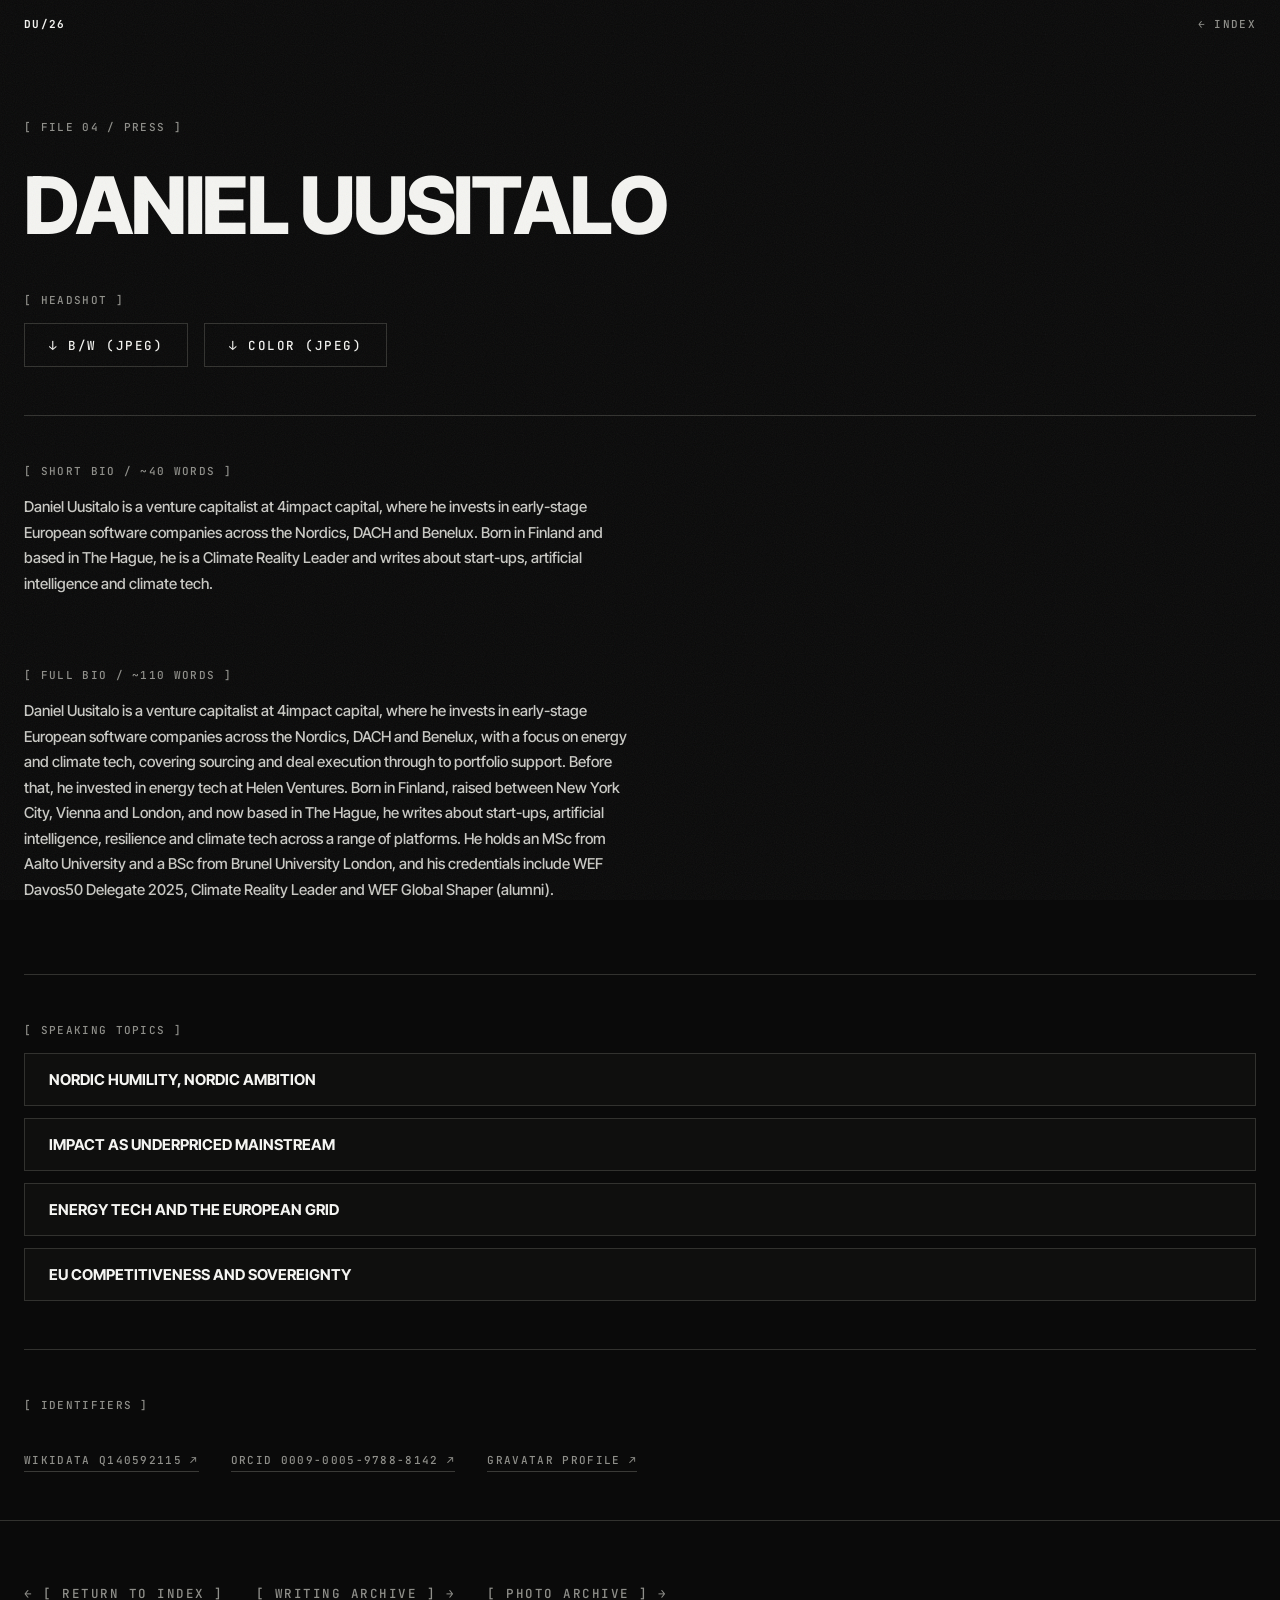
<file: press-kit.html>
<!doctype html>
<html lang="en">
<head>
<meta charset="utf-8">
<meta name="viewport" content="width=device-width, initial-scale=1">
<meta name="theme-color" content="#0a0a0a">
<title>Press kit / Daniel Uusitalo</title>
<meta name="description" content="Daniel Uusitalo is a venture capitalist at 4impact capital. Press kit: short and full bios, headshots and speaking topics.">
<meta name="author" content="Daniel Uusitalo">
<meta name="robots" content="index, follow, max-image-preview:large, max-snippet:-1, max-video-preview:-1">
<link rel="canonical" href="https://danieluusitalo.com/press-kit.html">
<meta property="og:title" content="Press kit / Daniel Uusitalo">
<meta property="og:description" content="Daniel Uusitalo is a venture capitalist at 4impact capital. Press kit: short and full bios, headshots and speaking topics.">
<meta property="og:type" content="website">
<meta property="og:url" content="https://danieluusitalo.com/press-kit.html">
<meta property="og:image" content="https://danieluusitalo.com/og.png">
<meta property="og:image:width" content="1200">
<meta property="og:image:height" content="630">
<meta property="og:image:alt" content="Daniel Uusitalo / European Venture Capitalist">
<meta property="og:site_name" content="Daniel Uusitalo">
<meta property="og:locale" content="en_US">
<meta name="twitter:card" content="summary_large_image">
<meta name="twitter:site" content="@Daniel_Uusitalo">
<meta name="twitter:creator" content="@Daniel_Uusitalo">
<meta name="twitter:title" content="Press kit / Daniel Uusitalo">
<meta name="twitter:description" content="Daniel Uusitalo is a venture capitalist at 4impact capital. Press kit: short and full bios, headshots and speaking topics.">
<meta name="twitter:image" content="https://danieluusitalo.com/og.png">
<meta name="twitter:image:alt" content="Daniel Uusitalo / European Venture Capitalist">
<script type="application/ld+json">
{
  "@context": "https://schema.org",
  "@graph": [
    {
      "@type": "ProfilePage",
      "@id": "https://danieluusitalo.com/press-kit.html#webpage",
      "url": "https://danieluusitalo.com/press-kit.html",
      "name": "Press kit / Daniel Uusitalo",
      "description": "Daniel Uusitalo is a venture capitalist at 4impact capital. Press kit: short and full bios, headshots and speaking topics.",
      "inLanguage": "en",
      "isPartOf": { "@id": "https://danieluusitalo.com/#website" },
      "about": { "@id": "https://danieluusitalo.com/#person" },
      "mainEntity": { "@id": "https://danieluusitalo.com/#person" }
    },
    {
      "@type": "Person",
      "@id": "https://danieluusitalo.com/#person",
      "name": "Daniel Uusitalo",
      "url": "https://danieluusitalo.com/"
    }
  ]
}
</script>
<link rel="preconnect" href="https://fonts.googleapis.com">
<link rel="preconnect" href="https://fonts.gstatic.com" crossorigin>
<!-- Fonts load without blocking first paint: the stylesheet arrives as
     media=print and switches itself on. The noscript copy covers no-JS. -->
<link rel="preload" as="style" href="https://fonts.googleapis.com/css2?family=Inter+Tight:wght@500;600;700;800;900&family=JetBrains+Mono:ital,wght@0,400;0,500;0,700;1,400&display=swap">
<link href="https://fonts.googleapis.com/css2?family=Inter+Tight:wght@500;600;700;800;900&family=JetBrains+Mono:ital,wght@0,400;0,500;0,700;1,400&display=swap" rel="stylesheet" media="print" onload="this.media='all'">
<noscript><link href="https://fonts.googleapis.com/css2?family=Inter+Tight:wght@500;600;700;800;900&family=JetBrains+Mono:ital,wght@0,400;0,500;0,700;1,400&display=swap" rel="stylesheet"></noscript>
<link rel="icon" href="data:image/svg+xml,%3Csvg xmlns='http://www.w3.org/2000/svg' viewBox='0 0 64 64'%3E%3Crect width='64' height='64' fill='%230a0a0a'/%3E%3Cpath fill='%23f4f4f1' d='M10 10h14v3H13v11h-3zM40 10h14v14h-3V13H40zM10 40h3v11h11v3H10zM51 40h3v14H40v-3h11z'/%3E%3Ccircle cx='32' cy='32' r='5' fill='%23f4f4f1'/%3E%3C/svg%3E">
<!-- GEN:BASECSS -->
<style>
/* ═══ BASE · tokens + shared base ════════════════════════════════════
   Source of truth for the design system. tools/build-css.mjs copies it
   into every page between the GEN:BASECSS markers: index.html gets the
   whole file, the other four pages get everything above the END TOKENS
   line (the tokens, the wire row, and the shared base: reset, page
   chrome, layout and the photo treatment). Edit
   here, then run: node tools/build-css.mjs
   Strictly black, white and grey. No hue, anywhere. */

/* ═══ TOKENS ════════════════════════════════════════════════════════ */
:root{
  /* colour. --text is body copy; --dim is captions and labels only */
  --bg:#0a0a0a;
  --fg:#f4f4f1;
  --text:#c9c9c4;
  --dim:#8f8f8a;
  --faint:#3a3a37;
  --line:#32322f;
  --line-strong:#4a4a46;
  --card:#0f0f0e;
  /* heatmap steps, low to high. A cell with no level stays transparent */
  --heat-0:#1a1a19;
  --heat-1:var(--faint);
  --heat-2:#60605a;
  --heat-3:#9a9a94;
  --heat-4:var(--fg);
  /* overlays: [G] grid, lightbox scrim, field canvas dots */
  --grid-line:rgba(255,255,255,.07);
  --scrim:rgba(10,10,10,.97);
  --dot:#f4f4f1;
  --dot-still:rgba(244,244,241,.07);
  /* the shutter flash and the photo reticle are white in both modes */
  --flash:#fff;
  /* photo placeholders and vignette: photos stay positive in both modes */
  --ph-glow:rgba(255,255,255,.16);
  --ph-a:#101010;
  --ph-b:#0c0c0c;
  --ph-frame:#0e0e0d;
  --vignette:rgba(0,0,0,.55);
  --halftone:rgba(0,0,0,.4);

  /* type. 11px is a hard floor: nothing renders smaller, media queries
     and print included. cap/meta are px (mono labels); the rest are rem
     so the print sheet's smaller root still scales them */
  --mono:'JetBrains Mono',ui-monospace,monospace;
  --disp:'Inter Tight','Helvetica Neue',sans-serif;
  --t-cap:11px;
  --t-meta:12.5px;
  --t-small:.9375rem;    /* 15px */
  --t-body:1.0625rem;    /* 17px */
  --t-lead:1.3125rem;    /* 21px */
  --t-title:1.6rem;      /* project card titles */
  --t-h3:clamp(1.5rem,3vw,2.3rem);
  --t-big:clamp(1.9rem,4.6vw,3.9rem);
  --t-hero:clamp(2.3rem,6.2vw,5.2rem);
  --tr-display:-.03em;
  --tr-body:0;
  --tr-cap:.12em;
  --lh-display:1;
  --lh-title:1.35;
  --lh-body:1.7;
  --lh-list:2.15;

  /* space */
  --s1:4px;
  --s2:8px;
  --s3:12px;
  --s4:16px;
  --s5:24px;
  --s6:32px;
  --s7:48px;
  --s8:72px;
  /* minimum touch target: every control reaches it on coarse pointers and
     phone widths, by growing or by an invisible hit area */
  --tap:44px;

  /* layout: the content column every band shares (hero, tab bar, panels,
     footer), and the two fixed bars stacked at the top of the viewport.
     The tab bar's height includes its bottom rule */
  --wrap:1280px;
  --topbar-h:48px;
  --tabbar-h:49px;

  /* viewfinder brackets: arm length and weight */
  --vf-arm:16px;
  --vf-arm-lg:24px;
  --vf-weight:2px;

  /* stacking, low to high */
  --z-field:0;
  --z-content:1;
  --z-tabbar:50;
  --z-topbar:100;
  --z-tip:200;
  --z-grid:8999;
  --z-grain:9000;
  --z-exp:9200;
  --z-shutter:9300;
  --z-snap:9400;
  --z-lb:9500;
  --z-cursor:9600;
  --z-top:9999;

  /* motion */
  --dur-fast:.15s;
  --dur-quick:.2s;
  --dur-base:.25s;
  --dur-mid:.35s;
  --dur-slow:.4s;
  --dur-flash:.5s;
  --dur-develop:.7s;
  --ease-shutter:cubic-bezier(.65,0,.35,1);
  --ease-develop:cubic-bezier(.2,.7,.3,1);

  /* breakpoints, written as literals in @media because custom properties
     cannot be used there: 560 (phone), 860 (tablet), 1100 (small
     desktop: the topbar telemetry hides below it). The constellation
     crop is 860, and the script tests the same width. */
}
/* negative-film mode: toggle with [D]. Every value mirrors its dark
   counterpart at the same contrast against the background. */
body.negative{
  --bg:#f2f2ef;
  --fg:#0d0d0c;
  --text:#2f2f2b;
  --dim:#5b5b57;
  --faint:#babab5;
  --line:#c5c5c0;
  --line-strong:#a4a49f;
  --card:#eaeae6;
  --heat-0:#e4e4e0;
  --heat-1:var(--faint);
  --heat-2:#898985;
  --heat-3:#52524e;
  --heat-4:var(--fg);
  --grid-line:rgba(0,0,0,.07);
  --scrim:rgba(242,242,239,.97);
  --dot:#0d0d0c;
  --dot-still:rgba(13,13,12,.07);
}

/* ═══ WIRE ROW · the writing list on index.html and writing.html ═════
   One row shape for both pages: date, source, title, then an end cell
   holding the type tag (index only) and the arrow. It sits above the
   cut so writing.html receives it; the other pages never use it. On
   the 12-column grid the date takes columns 1-2 and the end cell 11-12,
   the origins of the WORK record's year and state. */
.wire{border-top:1px solid var(--line)}
.wrow{
  display:grid;grid-template-columns:repeat(12,minmax(0,1fr));column-gap:var(--s5);row-gap:var(--s1);
  padding:var(--s5) 0;border-bottom:1px solid var(--line);align-items:baseline;
  transition:background var(--dur-fast),color var(--dur-fast),box-shadow var(--dur-fast);
}
.wdate{grid-column:1/span 2}
.wsrc{grid-column:3/span 2}
.wtitle{grid-column:5/span 6}
.wend{grid-column:11/-1;display:flex;justify-content:flex-end;align-items:baseline;gap:var(--s3)}
/* rows develop in one by one where a script marks them; without one
   (writing.html, or JS off) they are simply there */
html.js .wrow:not(.on){opacity:0;transform:translateY(10px)}
.wrow.on{opacity:1;transform:none;transition:opacity var(--dur-slow) ease,transform var(--dur-slow) ease,background var(--dur-fast),color var(--dur-fast),box-shadow var(--dur-fast)}
/* the inverted bar bleeds sideways with a shadow, not padding, so the
   text keeps its column origin */
.wrow:hover{background:var(--fg);color:var(--bg);box-shadow:calc(-1*var(--s3)) 0 0 var(--fg),var(--s3) 0 0 var(--fg)}
.wdate,.wsrc,.wnote,.wtitle .new,.wtype,.wrow.off .warr{
  font-family:var(--mono);font-size:var(--t-cap);letter-spacing:var(--tr-cap);text-transform:uppercase;color:var(--dim);
}
.wtitle{font-weight:600;font-size:var(--t-body);line-height:var(--lh-title);letter-spacing:var(--tr-body)}
.wnote{display:block;font-weight:400;margin-top:var(--s2)}
.wtitle .new{margin-left:var(--s3);vertical-align:2px}
/* a boxed tag, drawn here rather than by the shared tag rule, which only
   index.html receives */
.wtype{border:1px solid var(--line);padding:var(--s1) var(--s2)}
.warr{font-family:var(--mono);color:var(--dim)}
.wrow:hover .wdate,.wrow:hover .wsrc,.wrow:hover .wnote,.wrow:hover .new,.wrow:hover .wtype,.wrow:hover .warr{color:var(--bg)}
.wrow:hover .wtype{border-color:var(--bg)}
.wrow.off{cursor:default}
.wrow.off:hover{background:none;color:inherit;box-shadow:none}
.wrow.off:hover .wdate,.wrow.off:hover .wsrc,.wrow.off:hover .wnote,.wrow.off:hover .wtype,.wrow.off:hover .warr{color:var(--dim)}
.wrow.off:hover .wtype{border-color:var(--line)}
/* tablet: the WORK record's three columns, source over title */
@media(max-width:860px){
  .wrow{grid-template-columns:minmax(min-content,1fr) minmax(0,3fr) minmax(min-content,1fr);column-gap:var(--s3)}
  .wdate{grid-column:1;grid-row:1/span 2}
  .wsrc{grid-column:2;grid-row:1}
  .wtitle{grid-column:2;grid-row:2}
  .wend{grid-column:3;grid-row:1}
  .wtype{display:none}
}
/* phone: date, source and arrow on one line, the title under them */
@media(max-width:560px){
  .wrow{grid-template-columns:auto minmax(0,1fr) auto}
  .wdate{grid-row:1}
  .wtitle{grid-column:1/-1}
}
/* ═══ SHARED BASE · every page ═══════════════════════════════════════
   Reset, page chrome, the 12-column layout and the photo treatment.
   Above the cut, so the four companion pages share them with
   index.html. Nothing here starts hidden: the companions never set
   html.js, so a gated start state would never be released there. */
*{margin:0;padding:0;box-sizing:border-box}
/* the bar at the top stands in front of anything an anchor jumps to;
   index.html adds its tab bar to this */
html{scrollbar-color:var(--faint) var(--bg);scroll-padding-top:var(--topbar-h)}
@media(prefers-reduced-motion:no-preference){html{scroll-behavior:smooth}}
body{
  background:var(--bg);color:var(--fg);
  font-family:var(--disp);font-weight:500;
  -webkit-font-smoothing:antialiased;
  /* clip, not hidden: hidden makes body a scroll container the moment the
     lightbox sets overflow on html, and the sticky tab bar would let go */
  overflow-x:clip;transition:background var(--dur-mid) ease;
}
::selection{background:var(--fg);color:var(--bg)}
a{color:inherit;text-decoration:none}
:focus-visible{outline:2px solid var(--fg);outline-offset:3px}

/* film grain: a static texture, never animated */
.grain{
  position:fixed;inset:0;
  pointer-events:none;z-index:var(--z-grain);opacity:.055;
  background-image:url("data:image/svg+xml,%3Csvg xmlns='http://www.w3.org/2000/svg' width='300' height='300'%3E%3Cfilter id='n'%3E%3CfeTurbulence type='fractalNoise' baseFrequency='0.9' numOctaves='2'/%3E%3C/filter%3E%3Crect width='300' height='300' filter='url(%23n)'/%3E%3C/svg%3E");
}

/* skip link: visible only on focus */
.skip-link{
  position:fixed;top:-100%;left:var(--s5);z-index:var(--z-top);
  font-family:var(--mono);font-size:var(--t-meta);letter-spacing:var(--tr-cap);text-transform:uppercase;
  color:var(--bg);background:var(--fg);padding:var(--s3) var(--s5);text-decoration:none;
  transition:top var(--dur-fast) ease;
}
.skip-link:focus{top:14px}

/* topbar: the brand mark on the left; telemetry on index.html, the way
   back to it everywhere else. Solid, so nothing shows through */
.topbar{
  position:sticky;top:0;z-index:var(--z-topbar);
  height:var(--topbar-h);
  display:flex;justify-content:space-between;align-items:center;
  padding:0 var(--s5);
  font-family:var(--mono);font-size:var(--t-cap);letter-spacing:var(--tr-cap);color:var(--dim);
  background:var(--bg);
  text-transform:uppercase;font-variant-numeric:tabular-nums;
}
.topbar .brand{color:var(--fg);font-weight:700}
.topbar a{transition:color var(--dur-fast)}
.topbar a:hover{color:var(--fg)}

/* the content column and the 12-column grid every band shares. .cols is
   the companion pages' main: the same grid, with the hero's spacing */
.hero,main{max-width:var(--wrap);margin:0 auto;padding-left:var(--s5);padding-right:var(--s5)}
.hero,.bio-grid,.cols{display:grid;grid-template-columns:repeat(12,minmax(0,1fr));column-gap:var(--s5)}
.hero,.cols{padding-top:var(--s8);padding-bottom:var(--s7)}
.hero>*,.cols>*{grid-column:1/-1;min-width:0}

/* the page title: the hero name's treatment, on every page */
.hero h1,.page-title{
  font-size:var(--t-hero);font-weight:800;line-height:var(--lh-display);
  letter-spacing:var(--tr-display);text-transform:uppercase;
}
/* the lede under it: half the grid, wider as the screen narrows */
.hero .lede,.cols>.lede{
  display:block;grid-column:1/span 6;margin-top:var(--s5);
  font-size:var(--t-body);line-height:var(--lh-body);color:var(--text);
}
@media(max-width:860px){.hero .lede,.cols>.lede{grid-column:1/span 9}}
@media(max-width:560px){.hero .lede,.cols>.lede{grid-column:1/-1}}

/* section label, bracketed: [ FILE 01 / BIO ] */
.plabel{font-family:var(--mono);font-size:var(--t-cap);color:var(--dim);letter-spacing:var(--tr-cap);text-transform:uppercase;margin-bottom:var(--s6)}
.plabel::before{content:"[ ";color:var(--dim)}
.plabel::after{content:" ]";color:var(--dim)}

/* footer */
footer{border-top:1px solid var(--line)}
.f-inner{max-width:var(--wrap);margin:0 auto;padding:64px var(--s5) var(--s6)}
.f-links{display:flex;gap:var(--s6);font-family:var(--mono);font-size:var(--t-meta);letter-spacing:var(--tr-cap);text-transform:uppercase;color:var(--dim);margin-bottom:56px;flex-wrap:wrap}
.f-links:last-child{margin-bottom:0}
.f-links a:hover{color:var(--fg)}

/* photographs: forced black and white, a vignette and a halftone screen
   that clears on hover, and viewfinder corner brackets. .photo is the
   index.html card; .grid figure is the archive frame in gallery.html,
   whose markup is generated and carries no class of its own */
.photo img,.grid figure img{filter:grayscale(1) contrast(1.2) brightness(1.05)}
/* viewfinder corner brackets: the intro and every photo */
#flash .vf::before,.photo::before,.grid figure::before{
  content:"";position:absolute;inset:10px;pointer-events:none;z-index:2;opacity:.75;
  background:
    linear-gradient(var(--fg),var(--fg)) left 0 top 0/var(--vf-arm) var(--vf-weight),
    linear-gradient(var(--fg),var(--fg)) left 0 top 0/var(--vf-weight) var(--vf-arm),
    linear-gradient(var(--fg),var(--fg)) right 0 top 0/var(--vf-arm) var(--vf-weight),
    linear-gradient(var(--fg),var(--fg)) right 0 top 0/var(--vf-weight) var(--vf-arm),
    linear-gradient(var(--fg),var(--fg)) left 0 bottom 0/var(--vf-arm) var(--vf-weight),
    linear-gradient(var(--fg),var(--fg)) left 0 bottom 0/var(--vf-weight) var(--vf-arm),
    linear-gradient(var(--fg),var(--fg)) right 0 bottom 0/var(--vf-arm) var(--vf-weight),
    linear-gradient(var(--fg),var(--fg)) right 0 bottom 0/var(--vf-weight) var(--vf-arm);
  background-repeat:no-repeat;
}
.photo::after,.grid figure::after{
  content:"";position:absolute;inset:0;pointer-events:none;transition:opacity var(--dur-mid);
  background:
    radial-gradient(circle at 50% 38%,transparent 45%,var(--vignette)),
    radial-gradient(var(--halftone) 1px,transparent 1.4px);
  background-size:auto,5px 5px;
}
.photo:hover::after,.grid figure:hover::after{opacity:.3}
@media(hover:none){.photo::after,.grid figure::after{opacity:.35}}
/* the archive frame holds a caption under its 3:2 image, so both layers
   cover the image only. The transparent border sets the brackets 10px in,
   as on .photo */
.grid figure{position:relative}
.grid figure::before,.grid figure::after{inset:0 0 auto;aspect-ratio:3/2;box-sizing:border-box}
.grid figure::before{border:10px solid transparent}

/* Reduced motion: transitions and one-shot animations still finish, at
   once. index.html stops its looping animations outright as well */
@media(prefers-reduced-motion:reduce){
  *,*::before,*::after{animation-duration:.01ms!important;transition-duration:.01ms!important}
}
/* tap targets: an invisible hit area centred on the link, so a small
   label still takes a full-size press and nothing around it moves */
@media screen{
  .topbar a,.f-links a{position:relative}
  .topbar a::after,.f-links a::after{
    content:"";position:absolute;left:50%;top:50%;
    width:max(100%,var(--tap));height:max(100%,var(--tap));transform:translate(-50%,-50%);
  }
}
@media print{
  /* paper is white: the dark screen tokens would print light text on a
     black page */
  :root,body.negative{--bg:#fff;--fg:#000;--text:#222;--dim:#555;--faint:#999;--line:#ccc;--line-strong:#999;--card:#f5f5f5}
  html,body{background:#fff!important;color:#000!important}
  .grain,.topbar,.skip-link,.photo::before,.photo::after,.grid figure::before,.grid figure::after{display:none!important}
  .photo img,.grid figure img{filter:none!important}
}
/* ═══ END TOKENS ════════════════════════════════════════════════════ */
</style>
<!-- /GEN:BASECSS -->
<style>
/* Tokens, reset, grain, topbar, page title, label and footer all arrive
   in the GEN:BASECSS block above, from tools/base.css. This sheet holds
   only what is particular to the press kit. */
.cols>.page-title{margin-bottom:var(--s7)}
.section{margin-bottom:var(--s7)}
.section:last-child{margin-bottom:0}
.section .plabel{margin-bottom:var(--s4)}

/* the bios hold the lede's measure: six of the twelve columns, nine on a
   tablet, all of them on a phone. With twelve columns and eleven gaps,
   six columns and their five gaps are half the row less half a gap */
.bio{
  font-size:var(--t-small);line-height:var(--lh-body);color:var(--text);
  max-width:calc(50% - var(--s5) / 2);
  user-select:all;margin-bottom:var(--s5);
}
@media(max-width:860px){.bio{max-width:calc(75% - var(--s5) / 4)}}
@media(max-width:560px){.bio{max-width:none}}
.bio b{color:var(--fg);font-weight:700}

.rule{border-top:1px solid var(--line);margin-bottom:var(--s7)}

/* headshot downloads: full-size targets at every width */
.headshot-link{
  display:inline-flex;align-items:center;min-height:var(--tap);
  font-family:var(--mono);font-size:var(--t-meta);
  letter-spacing:var(--tr-cap);text-transform:uppercase;color:var(--fg);
  padding:var(--s3) var(--s5);border:1px solid var(--line);
  transition:background var(--dur-quick),color var(--dur-quick);
}
.headshot-link+.headshot-link{margin-left:var(--s3)}
.headshot-link:hover{background:var(--fg);color:var(--bg)}

/* topics */
.topics{display:flex;flex-direction:column;gap:var(--s3)}
.topic{
  padding:var(--s4) var(--s5);border:1px solid var(--line);background:var(--card);
  font-weight:700;font-size:var(--t-small);text-transform:uppercase;letter-spacing:var(--tr-body);
}

/* identifier links: each grows upward to a full target, so the text and
   its rule stay together and wrapped rows sit a full target apart */
.idlinks{display:flex;flex-wrap:wrap;gap:var(--s4) var(--s6)}
.idlinks a{
  display:inline-flex;align-items:flex-end;min-height:var(--tap);
  font-family:var(--mono);font-size:var(--t-cap);
  letter-spacing:var(--tr-cap);text-transform:uppercase;color:var(--dim);
  border-bottom:1px solid var(--faint);padding-bottom:var(--s1);
  transition:color var(--dur-quick),border-color var(--dur-quick);
}
.idlinks a:hover{color:var(--fg);border-color:var(--fg)}
</style>
</head>
<body>
<a class="skip-link" href="#main">[ SKIP TO CONTENT ]</a>
<div class="grain"></div>
<header class="topbar"><span class="brand">DU/26</span><a href="./">&larr; INDEX</a></header>

<main id="main" tabindex="-1" class="cols">
  <div class="plabel">FILE 04 / PRESS</div>
  <h1 class="page-title">Daniel Uusitalo</h1>

  <div class="section">
    <div class="plabel">HEADSHOT</div>
    <a class="headshot-link" href="photos/portrait-bw.jpg" download="daniel-uusitalo-headshot-bw.jpg">&#8595; B/W (JPEG)</a>
    <a class="headshot-link" href="photos/portrait.jpg" download="daniel-uusitalo-headshot-color.jpg">&#8595; Color (JPEG)</a>
  </div>

  <div class="rule"></div>

  <div class="section">
    <div class="plabel">SHORT BIO / ~40 WORDS</div>
    <p class="bio">Daniel Uusitalo is a venture capitalist at 4impact capital, where he invests in early-stage European software companies across the Nordics, DACH and Benelux. Born in Finland and based in The Hague, he is a Climate Reality Leader and writes about start-ups, artificial intelligence and climate tech.</p>
  </div>

  <div class="section">
    <div class="plabel">FULL BIO / ~110 WORDS</div>
    <p class="bio">Daniel Uusitalo is a venture capitalist at 4impact capital, where he invests in early-stage European software companies across the Nordics, DACH and Benelux, with a focus on energy and climate tech, covering sourcing and deal execution through to portfolio support. Before that, he invested in energy tech at Helen Ventures. Born in Finland, raised between New York City, Vienna and London, and now based in The Hague, he writes about start-ups, artificial intelligence, resilience and climate tech across a range of platforms. He holds an MSc from Aalto University and a BSc from Brunel University London, and his credentials include WEF Davos50 Delegate 2025, Climate Reality Leader and WEF Global Shaper (alumni).</p>
  </div>

  <div class="rule"></div>

  <div class="section">
    <div class="plabel">SPEAKING TOPICS</div>
    <div class="topics">
      <div class="topic">Nordic Humility, Nordic Ambition</div>
      <div class="topic">Impact as Underpriced Mainstream</div>
      <div class="topic">Energy Tech and the European Grid</div>
      <div class="topic">EU Competitiveness and Sovereignty</div>
    </div>
  </div>

  <div class="rule"></div>

  <div class="section">
    <div class="plabel">IDENTIFIERS</div>
    <div class="idlinks">
      <a class="back" href="https://www.wikidata.org/wiki/Q140592115" target="_blank" rel="noopener">Wikidata Q140592115 &nearr;</a>
      <a class="back" href="https://orcid.org/0009-0005-9788-8142" target="_blank" rel="noopener">ORCID 0009-0005-9788-8142 &nearr;</a>
      <a class="back" href="https://danieljpuusitalo.link" target="_blank" rel="noopener">Gravatar Profile &nearr;</a>
    </div>
  </div>
</main>

<footer><div class="f-inner"><div class="f-links">
  <a href="./">&larr; [ RETURN TO INDEX ]</a>
  <a href="writing.html">[ WRITING ARCHIVE ] &rarr;</a>
  <a href="gallery.html">[ PHOTO ARCHIVE ] &rarr;</a>
</div></div></footer>
<script data-goatcounter="https://danieluusitalo.goatcounter.com/count" async src="//gc.zgo.at/count.js"></script>
</body>
</html>
</file>
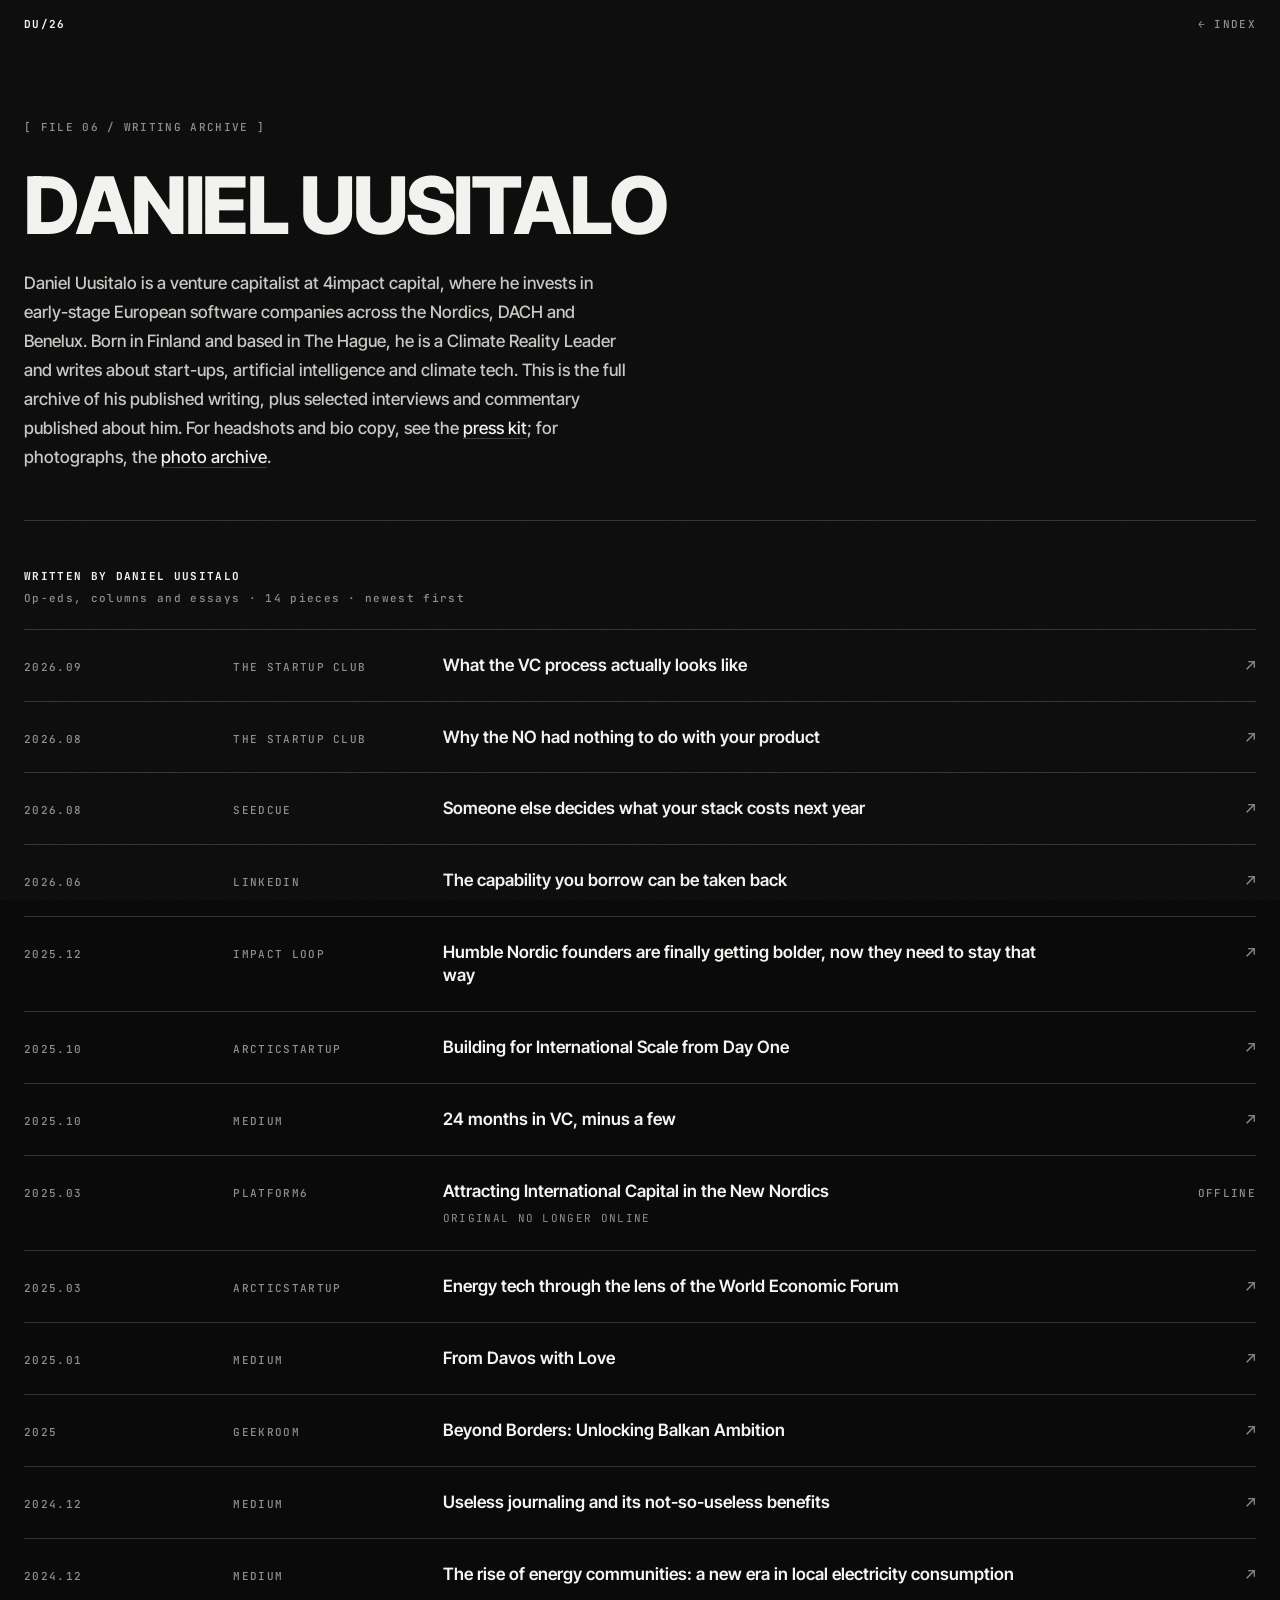
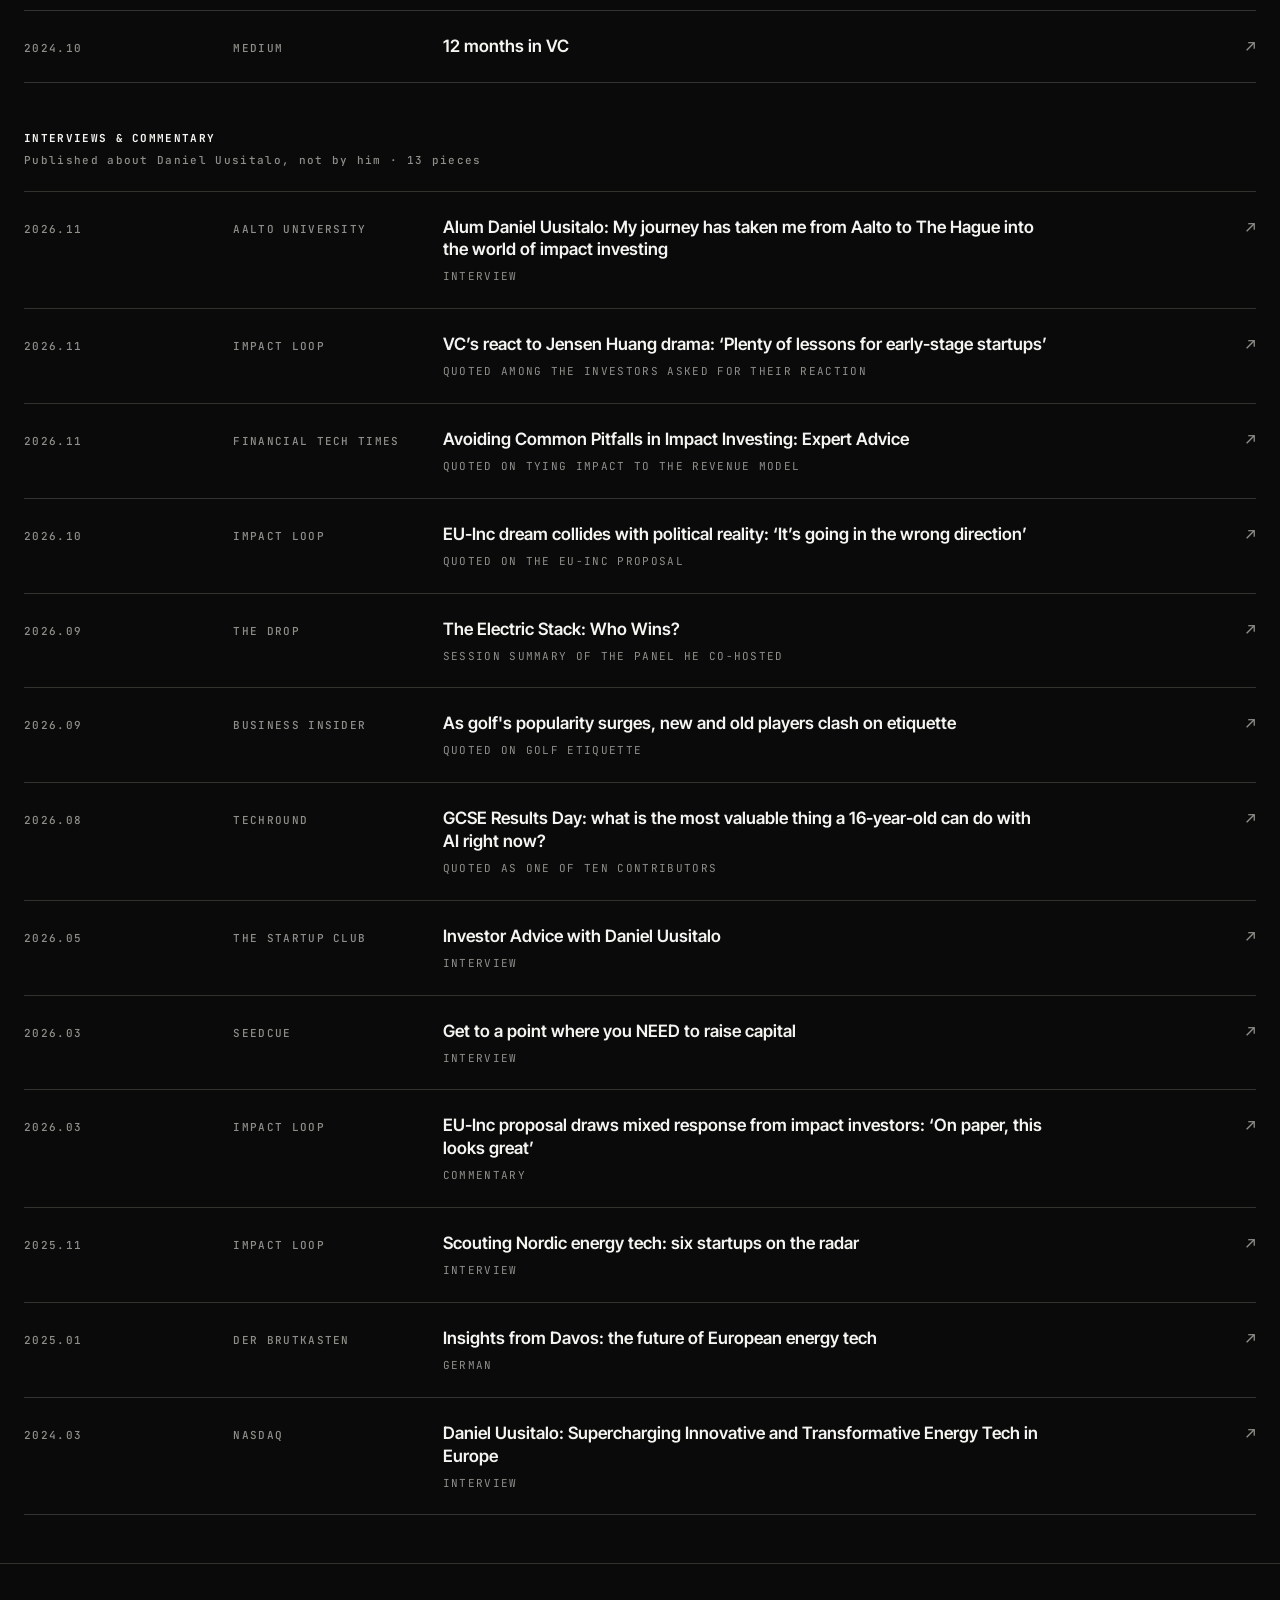
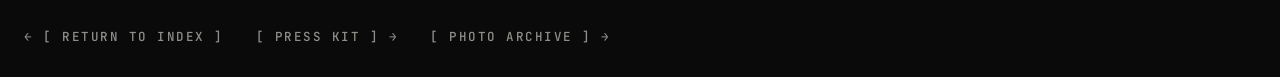
<file: writing.html>
<!doctype html>
<html lang="en">
<head>
<meta charset="utf-8">
<meta name="viewport" content="width=device-width, initial-scale=1">
<meta name="theme-color" content="#0a0a0a">
<title>Writing archive / Daniel Uusitalo</title>
<meta name="description" content="Articles, op-eds and columns by Daniel Uusitalo, venture capitalist at 4impact capital, published in Impact Loop, ArcticStartup, The Startup Club, SeedCue, Platform6, GeekRoom, LinkedIn and Medium, plus interviews and commentary in Nasdaq, Impact Loop, Der Brutkasten, SeedCue and TechRound.">
<meta name="author" content="Daniel Uusitalo">
<meta name="robots" content="index, follow, max-image-preview:large, max-snippet:-1, max-video-preview:-1">
<link rel="canonical" href="https://danieluusitalo.com/writing.html">
<meta property="og:title" content="Writing archive / Daniel Uusitalo">
<meta property="og:description" content="Articles, op-eds and columns by Daniel Uusitalo, venture capitalist at 4impact capital, published in Impact Loop, ArcticStartup, The Startup Club, SeedCue, Platform6, GeekRoom, LinkedIn and Medium, plus interviews and commentary in Nasdaq, Impact Loop, Der Brutkasten, SeedCue and TechRound.">
<meta property="og:type" content="website">
<meta property="og:url" content="https://danieluusitalo.com/writing.html">
<meta property="og:image" content="https://danieluusitalo.com/og.png">
<meta property="og:image:width" content="1200">
<meta property="og:image:height" content="630">
<meta property="og:image:alt" content="Daniel Uusitalo / European Venture Capitalist">
<meta property="og:site_name" content="Daniel Uusitalo">
<meta property="og:locale" content="en_US">
<meta name="twitter:card" content="summary_large_image">
<meta name="twitter:site" content="@Daniel_Uusitalo">
<meta name="twitter:creator" content="@Daniel_Uusitalo">
<meta name="twitter:title" content="Writing archive / Daniel Uusitalo">
<meta name="twitter:description" content="Articles, op-eds and columns by Daniel Uusitalo, venture capitalist at 4impact capital, published in Impact Loop, ArcticStartup, The Startup Club, SeedCue, Platform6, GeekRoom, LinkedIn and Medium, plus interviews and commentary in Nasdaq, Impact Loop, Der Brutkasten, SeedCue and TechRound.">
<meta name="twitter:image" content="https://danieluusitalo.com/og.png">
<meta name="twitter:image:alt" content="Daniel Uusitalo / European Venture Capitalist">
<!-- GEN:SCHEMA -->
<script type="application/ld+json">
{
  "@context": "https://schema.org",
  "@graph": [
    {
      "@type": "CollectionPage",
      "@id": "https://danieluusitalo.com/writing.html#webpage",
      "url": "https://danieluusitalo.com/writing.html",
      "name": "Writing archive / Daniel Uusitalo",
      "description": "Articles, op-eds and columns by Daniel Uusitalo, plus interviews and commentary published about him.",
      "inLanguage": "en",
      "isPartOf": {
        "@id": "https://danieluusitalo.com/#website"
      },
      "about": {
        "@id": "https://danieluusitalo.com/#person"
      },
      "mainEntity": {
        "@id": "https://danieluusitalo.com/writing.html#authored"
      }
    },
    {
      "@type": "Person",
      "@id": "https://danieluusitalo.com/#person",
      "name": "Daniel Uusitalo",
      "url": "https://danieluusitalo.com/",
      "subjectOf": [
        {
          "@id": "https://www.aalto.fi/en/news/alum-daniel-uusitalo-my-journey-has-taken-me-from-aalto-to-the-hague-into-the-world-of-impact"
        },
        {
          "@id": "https://impactloop.com/article/vc-s-react-to-jensen-huang-drama-plenty-of-lessons-for-early-stage-startups"
        },
        {
          "@id": "https://financialtechtimes.com/avoiding-common-pitfalls-in-impact-investing-expert-advice/"
        },
        {
          "@id": "https://impactloop.com/article/eu-inc-collides-with-reality-of-european-politics-it-s-going-in-the-wrong-direction"
        },
        {
          "@id": "https://thedropconf.com/ripples/summaries/the-electric-stack-who-wins"
        },
        {
          "@id": "https://www.businessinsider.com/golf-popularity-boom-etiquette-clash-2026-9"
        },
        {
          "@id": "https://techround.co.uk/news/gcse-results-day-what-is-the-most-valuable-thing-a-16-year-old-can-do-with-ai-right-now/"
        },
        {
          "@id": "https://www.thestartupclub.net/post/investor-advisor-with-daniel-uusitalo"
        },
        {
          "@id": "https://www.seedcue.com/post/get-to-a-point-where-you-need-to-raise-capital-daniel-uusitalo-4impact-capital"
        },
        {
          "@id": "https://impactloop.com/article/eu-inc-proposal-gets-mixed-reactions-from-impact-investors-on-paper-this-looks-great"
        },
        {
          "@id": "https://www.impactloop.com/artikel/daniel-uusitalo-is-scouting-for-nordic-energy-tech-startups-these-6-are-on-his-radar"
        },
        {
          "@id": "https://brutkasten.com/artikel/insights-aus-davos-energy-tech-markt-europa/11"
        },
        {
          "@id": "https://www.nasdaq.com/articles/daniel-uusitalo%3A-supercharging-innovative-and-transformative-energy-tech-in-europe"
        }
      ]
    },
    {
      "@type": "ItemList",
      "@id": "https://danieluusitalo.com/writing.html#authored",
      "name": "Writing by Daniel Uusitalo",
      "itemListOrder": "https://schema.org/ItemListOrderDescending",
      "numberOfItems": 14,
      "itemListElement": [
        {
          "@type": "ListItem",
          "position": 1,
          "item": {
            "@id": "https://www.thestartupclub.net/post/what-the-vc-process-actually-looks-like"
          }
        },
        {
          "@type": "ListItem",
          "position": 2,
          "item": {
            "@id": "https://www.thestartupclub.net/post/why-the-no-had-nothing-to-do-with-your-product"
          }
        },
        {
          "@type": "ListItem",
          "position": 3,
          "item": {
            "@id": "https://www.seedcue.com/post/someone-else-decides-what-your-stack-costs-next-year"
          }
        },
        {
          "@type": "ListItem",
          "position": 4,
          "item": {
            "@id": "https://www.linkedin.com/pulse/capability-you-borrow-can-taken-back-daniel-uusitalo-ycwge/"
          }
        },
        {
          "@type": "ListItem",
          "position": 5,
          "item": {
            "@id": "https://www.impactloop.com/artikel/humble-nordic-founders-are-finally-getting-bolder-now-they-need-to-stay-that-way"
          }
        },
        {
          "@type": "ListItem",
          "position": 6,
          "item": {
            "@id": "https://arcticstartup.com/building-for-international-scale-from-day-one/"
          }
        },
        {
          "@type": "ListItem",
          "position": 7,
          "item": {
            "@id": "https://medium.com/@danieljpuusitalo/24-months-in-vc-minus-a-few-116233de85eb"
          }
        },
        {
          "@type": "ListItem",
          "position": 8,
          "item": {
            "@id": "https://platform6.fi/article/attracting-international-capital-in-the-new-nordics/"
          }
        },
        {
          "@type": "ListItem",
          "position": 9,
          "item": {
            "@id": "https://arcticstartup.com/energy-tech-through-the-lens-of-of-the-world-economic-forum/"
          }
        },
        {
          "@type": "ListItem",
          "position": 10,
          "item": {
            "@id": "https://medium.com/@danieljpuusitalo/from-davos-with-love-66f879d1ca0b"
          }
        },
        {
          "@type": "ListItem",
          "position": 11,
          "item": {
            "@id": "https://geekroom.al/en/tech/How-is-the-Balkans%27-new-ambition-developing-beyond-borders/"
          }
        },
        {
          "@type": "ListItem",
          "position": 12,
          "item": {
            "@id": "https://medium.com/@danieljpuusitalo/useless-journaling-and-its-not-so-useless-benefits-fc4d66c10c2c"
          }
        },
        {
          "@type": "ListItem",
          "position": 13,
          "item": {
            "@id": "https://medium.com/@danieljpuusitalo/the-rise-of-energy-communities-a-new-era-in-electricity-consumption-4cafed25451d"
          }
        },
        {
          "@type": "ListItem",
          "position": 14,
          "item": {
            "@id": "https://medium.com/@danieljpuusitalo/12-months-in-vc-eaab957cd79e"
          }
        }
      ]
    },
    {
      "@type": "Article",
      "@id": "https://www.thestartupclub.net/post/what-the-vc-process-actually-looks-like",
      "url": "https://www.thestartupclub.net/post/what-the-vc-process-actually-looks-like",
      "name": "What the VC process actually looks like",
      "datePublished": "2026-09",
      "author": {
        "@id": "https://danieluusitalo.com/#person"
      },
      "publisher": {
        "@type": "Organization",
        "name": "The Startup Club"
      }
    },
    {
      "@type": "Article",
      "@id": "https://www.thestartupclub.net/post/why-the-no-had-nothing-to-do-with-your-product",
      "url": "https://www.thestartupclub.net/post/why-the-no-had-nothing-to-do-with-your-product",
      "name": "Why the NO had nothing to do with your product",
      "datePublished": "2026-08",
      "author": {
        "@id": "https://danieluusitalo.com/#person"
      },
      "publisher": {
        "@type": "Organization",
        "name": "The Startup Club"
      }
    },
    {
      "@type": "Article",
      "@id": "https://www.seedcue.com/post/someone-else-decides-what-your-stack-costs-next-year",
      "url": "https://www.seedcue.com/post/someone-else-decides-what-your-stack-costs-next-year",
      "name": "Someone else decides what your stack costs next year",
      "datePublished": "2026-08",
      "author": {
        "@id": "https://danieluusitalo.com/#person"
      },
      "publisher": {
        "@type": "Organization",
        "name": "SeedCue"
      }
    },
    {
      "@type": "Article",
      "@id": "https://www.linkedin.com/pulse/capability-you-borrow-can-taken-back-daniel-uusitalo-ycwge/",
      "url": "https://www.linkedin.com/pulse/capability-you-borrow-can-taken-back-daniel-uusitalo-ycwge/",
      "name": "The capability you borrow can be taken back",
      "datePublished": "2026-06",
      "author": {
        "@id": "https://danieluusitalo.com/#person"
      },
      "publisher": {
        "@type": "Organization",
        "name": "LinkedIn"
      }
    },
    {
      "@type": "Article",
      "@id": "https://www.impactloop.com/artikel/humble-nordic-founders-are-finally-getting-bolder-now-they-need-to-stay-that-way",
      "url": "https://www.impactloop.com/artikel/humble-nordic-founders-are-finally-getting-bolder-now-they-need-to-stay-that-way",
      "name": "Humble Nordic founders are finally getting bolder, now they need to stay that way",
      "datePublished": "2025-12",
      "author": {
        "@id": "https://danieluusitalo.com/#person"
      },
      "publisher": {
        "@type": "Organization",
        "name": "Impact Loop"
      }
    },
    {
      "@type": "Article",
      "@id": "https://arcticstartup.com/building-for-international-scale-from-day-one/",
      "url": "https://arcticstartup.com/building-for-international-scale-from-day-one/",
      "name": "Building for International Scale from Day One",
      "datePublished": "2025-10",
      "author": {
        "@id": "https://danieluusitalo.com/#person"
      },
      "publisher": {
        "@type": "Organization",
        "name": "ArcticStartup"
      }
    },
    {
      "@type": "Article",
      "@id": "https://medium.com/@danieljpuusitalo/24-months-in-vc-minus-a-few-116233de85eb",
      "url": "https://medium.com/@danieljpuusitalo/24-months-in-vc-minus-a-few-116233de85eb",
      "name": "24 months in VC, minus a few",
      "datePublished": "2025-10",
      "author": {
        "@id": "https://danieluusitalo.com/#person"
      },
      "publisher": {
        "@type": "Organization",
        "name": "Medium"
      }
    },
    {
      "@type": "Article",
      "@id": "https://platform6.fi/article/attracting-international-capital-in-the-new-nordics/",
      "url": "https://platform6.fi/article/attracting-international-capital-in-the-new-nordics/",
      "name": "Attracting International Capital in the New Nordics",
      "datePublished": "2025-03",
      "author": {
        "@id": "https://danieluusitalo.com/#person"
      },
      "publisher": {
        "@type": "Organization",
        "name": "Platform6"
      }
    },
    {
      "@type": "Article",
      "@id": "https://arcticstartup.com/energy-tech-through-the-lens-of-of-the-world-economic-forum/",
      "url": "https://arcticstartup.com/energy-tech-through-the-lens-of-of-the-world-economic-forum/",
      "name": "Energy tech through the lens of the World Economic Forum",
      "datePublished": "2025-03",
      "author": {
        "@id": "https://danieluusitalo.com/#person"
      },
      "publisher": {
        "@type": "Organization",
        "name": "ArcticStartup"
      }
    },
    {
      "@type": "Article",
      "@id": "https://medium.com/@danieljpuusitalo/from-davos-with-love-66f879d1ca0b",
      "url": "https://medium.com/@danieljpuusitalo/from-davos-with-love-66f879d1ca0b",
      "name": "From Davos with Love",
      "datePublished": "2025-01",
      "author": {
        "@id": "https://danieluusitalo.com/#person"
      },
      "publisher": {
        "@type": "Organization",
        "name": "Medium"
      }
    },
    {
      "@type": "Article",
      "@id": "https://geekroom.al/en/tech/How-is-the-Balkans%27-new-ambition-developing-beyond-borders/",
      "url": "https://geekroom.al/en/tech/How-is-the-Balkans%27-new-ambition-developing-beyond-borders/",
      "name": "Beyond Borders: Unlocking Balkan Ambition",
      "datePublished": "2025",
      "author": {
        "@id": "https://danieluusitalo.com/#person"
      },
      "publisher": {
        "@type": "Organization",
        "name": "GeekRoom"
      }
    },
    {
      "@type": "Article",
      "@id": "https://medium.com/@danieljpuusitalo/useless-journaling-and-its-not-so-useless-benefits-fc4d66c10c2c",
      "url": "https://medium.com/@danieljpuusitalo/useless-journaling-and-its-not-so-useless-benefits-fc4d66c10c2c",
      "name": "Useless journaling and its not-so-useless benefits",
      "datePublished": "2024-12",
      "author": {
        "@id": "https://danieluusitalo.com/#person"
      },
      "publisher": {
        "@type": "Organization",
        "name": "Medium"
      }
    },
    {
      "@type": "Article",
      "@id": "https://medium.com/@danieljpuusitalo/the-rise-of-energy-communities-a-new-era-in-electricity-consumption-4cafed25451d",
      "url": "https://medium.com/@danieljpuusitalo/the-rise-of-energy-communities-a-new-era-in-electricity-consumption-4cafed25451d",
      "name": "The rise of energy communities: a new era in local electricity consumption",
      "datePublished": "2024-12",
      "author": {
        "@id": "https://danieluusitalo.com/#person"
      },
      "publisher": {
        "@type": "Organization",
        "name": "Medium"
      }
    },
    {
      "@type": "Article",
      "@id": "https://medium.com/@danieljpuusitalo/12-months-in-vc-eaab957cd79e",
      "url": "https://medium.com/@danieljpuusitalo/12-months-in-vc-eaab957cd79e",
      "name": "12 months in VC",
      "datePublished": "2024-10",
      "author": {
        "@id": "https://danieluusitalo.com/#person"
      },
      "publisher": {
        "@type": "Organization",
        "name": "Medium"
      }
    },
    {
      "@type": "Article",
      "@id": "https://www.aalto.fi/en/news/alum-daniel-uusitalo-my-journey-has-taken-me-from-aalto-to-the-hague-into-the-world-of-impact",
      "url": "https://www.aalto.fi/en/news/alum-daniel-uusitalo-my-journey-has-taken-me-from-aalto-to-the-hague-into-the-world-of-impact",
      "name": "Alum Daniel Uusitalo: My journey has taken me from Aalto to The Hague into the world of impact investing",
      "datePublished": "2026-11",
      "about": {
        "@id": "https://danieluusitalo.com/#person"
      },
      "publisher": {
        "@type": "Organization",
        "name": "Aalto University"
      }
    },
    {
      "@type": "Article",
      "@id": "https://impactloop.com/article/vc-s-react-to-jensen-huang-drama-plenty-of-lessons-for-early-stage-startups",
      "url": "https://impactloop.com/article/vc-s-react-to-jensen-huang-drama-plenty-of-lessons-for-early-stage-startups",
      "name": "VC’s react to Jensen Huang drama: ‘Plenty of lessons for early-stage startups’",
      "datePublished": "2026-11",
      "about": {
        "@id": "https://danieluusitalo.com/#person"
      },
      "publisher": {
        "@type": "Organization",
        "name": "Impact Loop"
      }
    },
    {
      "@type": "Article",
      "@id": "https://financialtechtimes.com/avoiding-common-pitfalls-in-impact-investing-expert-advice/",
      "url": "https://financialtechtimes.com/avoiding-common-pitfalls-in-impact-investing-expert-advice/",
      "name": "Avoiding Common Pitfalls in Impact Investing: Expert Advice",
      "datePublished": "2026-11",
      "about": {
        "@id": "https://danieluusitalo.com/#person"
      },
      "publisher": {
        "@type": "Organization",
        "name": "Financial Tech Times"
      }
    },
    {
      "@type": "Article",
      "@id": "https://impactloop.com/article/eu-inc-collides-with-reality-of-european-politics-it-s-going-in-the-wrong-direction",
      "url": "https://impactloop.com/article/eu-inc-collides-with-reality-of-european-politics-it-s-going-in-the-wrong-direction",
      "name": "EU-Inc dream collides with political reality: ‘It’s going in the wrong direction’",
      "datePublished": "2026-10",
      "about": {
        "@id": "https://danieluusitalo.com/#person"
      },
      "publisher": {
        "@type": "Organization",
        "name": "Impact Loop"
      }
    },
    {
      "@type": "Article",
      "@id": "https://thedropconf.com/ripples/summaries/the-electric-stack-who-wins",
      "url": "https://thedropconf.com/ripples/summaries/the-electric-stack-who-wins",
      "name": "The Electric Stack: Who Wins?",
      "datePublished": "2026-09",
      "about": {
        "@id": "https://danieluusitalo.com/#person"
      },
      "publisher": {
        "@type": "Organization",
        "name": "The Drop"
      }
    },
    {
      "@type": "Article",
      "@id": "https://www.businessinsider.com/golf-popularity-boom-etiquette-clash-2026-9",
      "url": "https://www.businessinsider.com/golf-popularity-boom-etiquette-clash-2026-9",
      "name": "As golf's popularity surges, new and old players clash on etiquette",
      "datePublished": "2026-09",
      "about": {
        "@id": "https://danieluusitalo.com/#person"
      },
      "publisher": {
        "@type": "Organization",
        "name": "Business Insider"
      }
    },
    {
      "@type": "Article",
      "@id": "https://techround.co.uk/news/gcse-results-day-what-is-the-most-valuable-thing-a-16-year-old-can-do-with-ai-right-now/",
      "url": "https://techround.co.uk/news/gcse-results-day-what-is-the-most-valuable-thing-a-16-year-old-can-do-with-ai-right-now/",
      "name": "GCSE Results Day: what is the most valuable thing a 16-year-old can do with AI right now?",
      "datePublished": "2026-08",
      "about": {
        "@id": "https://danieluusitalo.com/#person"
      },
      "publisher": {
        "@type": "Organization",
        "name": "TechRound"
      }
    },
    {
      "@type": "Article",
      "@id": "https://www.thestartupclub.net/post/investor-advisor-with-daniel-uusitalo",
      "url": "https://www.thestartupclub.net/post/investor-advisor-with-daniel-uusitalo",
      "name": "Investor Advice with Daniel Uusitalo",
      "datePublished": "2026-05",
      "about": {
        "@id": "https://danieluusitalo.com/#person"
      },
      "publisher": {
        "@type": "Organization",
        "name": "The Startup Club"
      }
    },
    {
      "@type": "Article",
      "@id": "https://www.seedcue.com/post/get-to-a-point-where-you-need-to-raise-capital-daniel-uusitalo-4impact-capital",
      "url": "https://www.seedcue.com/post/get-to-a-point-where-you-need-to-raise-capital-daniel-uusitalo-4impact-capital",
      "name": "Get to a point where you NEED to raise capital",
      "datePublished": "2026-03",
      "about": {
        "@id": "https://danieluusitalo.com/#person"
      },
      "publisher": {
        "@type": "Organization",
        "name": "SeedCue"
      }
    },
    {
      "@type": "Article",
      "@id": "https://impactloop.com/article/eu-inc-proposal-gets-mixed-reactions-from-impact-investors-on-paper-this-looks-great",
      "url": "https://impactloop.com/article/eu-inc-proposal-gets-mixed-reactions-from-impact-investors-on-paper-this-looks-great",
      "name": "EU-Inc proposal draws mixed response from impact investors: ‘On paper, this looks great’",
      "datePublished": "2026-03",
      "about": {
        "@id": "https://danieluusitalo.com/#person"
      },
      "publisher": {
        "@type": "Organization",
        "name": "Impact Loop"
      }
    },
    {
      "@type": "Article",
      "@id": "https://www.impactloop.com/artikel/daniel-uusitalo-is-scouting-for-nordic-energy-tech-startups-these-6-are-on-his-radar",
      "url": "https://www.impactloop.com/artikel/daniel-uusitalo-is-scouting-for-nordic-energy-tech-startups-these-6-are-on-his-radar",
      "name": "Scouting Nordic energy tech: six startups on the radar",
      "datePublished": "2025-11",
      "about": {
        "@id": "https://danieluusitalo.com/#person"
      },
      "publisher": {
        "@type": "Organization",
        "name": "Impact Loop"
      }
    },
    {
      "@type": "Article",
      "@id": "https://brutkasten.com/artikel/insights-aus-davos-energy-tech-markt-europa/11",
      "url": "https://brutkasten.com/artikel/insights-aus-davos-energy-tech-markt-europa/11",
      "name": "Insights from Davos: the future of European energy tech",
      "datePublished": "2025-01",
      "inLanguage": "de",
      "about": {
        "@id": "https://danieluusitalo.com/#person"
      },
      "publisher": {
        "@type": "Organization",
        "name": "Der Brutkasten"
      }
    },
    {
      "@type": "Article",
      "@id": "https://www.nasdaq.com/articles/daniel-uusitalo%3A-supercharging-innovative-and-transformative-energy-tech-in-europe",
      "url": "https://www.nasdaq.com/articles/daniel-uusitalo%3A-supercharging-innovative-and-transformative-energy-tech-in-europe",
      "name": "Daniel Uusitalo: Supercharging Innovative and Transformative Energy Tech in Europe",
      "datePublished": "2024-03",
      "about": {
        "@id": "https://danieluusitalo.com/#person"
      },
      "publisher": {
        "@type": "Organization",
        "name": "Nasdaq"
      }
    }
  ]
}
</script>
<!-- /GEN:SCHEMA -->
<link rel="preconnect" href="https://fonts.googleapis.com">
<link rel="preconnect" href="https://fonts.gstatic.com" crossorigin>
<!-- Fonts load without blocking first paint: the stylesheet arrives as
     media=print and switches itself on. The noscript copy covers no-JS. -->
<link rel="preload" as="style" href="https://fonts.googleapis.com/css2?family=Inter+Tight:wght@500;600;700;800;900&family=JetBrains+Mono:ital,wght@0,400;0,500;0,700;1,400&display=swap">
<link href="https://fonts.googleapis.com/css2?family=Inter+Tight:wght@500;600;700;800;900&family=JetBrains+Mono:ital,wght@0,400;0,500;0,700;1,400&display=swap" rel="stylesheet" media="print" onload="this.media='all'">
<noscript><link href="https://fonts.googleapis.com/css2?family=Inter+Tight:wght@500;600;700;800;900&family=JetBrains+Mono:ital,wght@0,400;0,500;0,700;1,400&display=swap" rel="stylesheet"></noscript>
<link rel="icon" href="data:image/svg+xml,%3Csvg xmlns='http://www.w3.org/2000/svg' viewBox='0 0 64 64'%3E%3Crect width='64' height='64' fill='%230a0a0a'/%3E%3Cpath fill='%23f4f4f1' d='M10 10h14v3H13v11h-3zM40 10h14v14h-3V13H40zM10 40h3v11h11v3H10zM51 40h3v14H40v-3h11z'/%3E%3Ccircle cx='32' cy='32' r='5' fill='%23f4f4f1'/%3E%3C/svg%3E">
<!-- GEN:BASECSS -->
<style>
/* ═══ BASE · tokens + shared base ════════════════════════════════════
   Source of truth for the design system. tools/build-css.mjs copies it
   into every page between the GEN:BASECSS markers: index.html gets the
   whole file, the other four pages get everything above the END TOKENS
   line (the tokens, the wire row, and the shared base: reset, page
   chrome, layout and the photo treatment). Edit
   here, then run: node tools/build-css.mjs
   Strictly black, white and grey. No hue, anywhere. */

/* ═══ TOKENS ════════════════════════════════════════════════════════ */
:root{
  /* colour. --text is body copy; --dim is captions and labels only */
  --bg:#0a0a0a;
  --fg:#f4f4f1;
  --text:#c9c9c4;
  --dim:#8f8f8a;
  --faint:#3a3a37;
  --line:#32322f;
  --line-strong:#4a4a46;
  --card:#0f0f0e;
  /* heatmap steps, low to high. A cell with no level stays transparent */
  --heat-0:#1a1a19;
  --heat-1:var(--faint);
  --heat-2:#60605a;
  --heat-3:#9a9a94;
  --heat-4:var(--fg);
  /* overlays: [G] grid, lightbox scrim, field canvas dots */
  --grid-line:rgba(255,255,255,.07);
  --scrim:rgba(10,10,10,.97);
  --dot:#f4f4f1;
  --dot-still:rgba(244,244,241,.07);
  /* the shutter flash and the photo reticle are white in both modes */
  --flash:#fff;
  /* photo placeholders and vignette: photos stay positive in both modes */
  --ph-glow:rgba(255,255,255,.16);
  --ph-a:#101010;
  --ph-b:#0c0c0c;
  --ph-frame:#0e0e0d;
  --vignette:rgba(0,0,0,.55);
  --halftone:rgba(0,0,0,.4);

  /* type. 11px is a hard floor: nothing renders smaller, media queries
     and print included. cap/meta are px (mono labels); the rest are rem
     so the print sheet's smaller root still scales them */
  --mono:'JetBrains Mono',ui-monospace,monospace;
  --disp:'Inter Tight','Helvetica Neue',sans-serif;
  --t-cap:11px;
  --t-meta:12.5px;
  --t-small:.9375rem;    /* 15px */
  --t-body:1.0625rem;    /* 17px */
  --t-lead:1.3125rem;    /* 21px */
  --t-title:1.6rem;      /* project card titles */
  --t-h3:clamp(1.5rem,3vw,2.3rem);
  --t-big:clamp(1.9rem,4.6vw,3.9rem);
  --t-hero:clamp(2.3rem,6.2vw,5.2rem);
  --tr-display:-.03em;
  --tr-body:0;
  --tr-cap:.12em;
  --lh-display:1;
  --lh-title:1.35;
  --lh-body:1.7;
  --lh-list:2.15;

  /* space */
  --s1:4px;
  --s2:8px;
  --s3:12px;
  --s4:16px;
  --s5:24px;
  --s6:32px;
  --s7:48px;
  --s8:72px;
  /* minimum touch target: every control reaches it on coarse pointers and
     phone widths, by growing or by an invisible hit area */
  --tap:44px;

  /* layout: the content column every band shares (hero, tab bar, panels,
     footer), and the two fixed bars stacked at the top of the viewport.
     The tab bar's height includes its bottom rule */
  --wrap:1280px;
  --topbar-h:48px;
  --tabbar-h:49px;

  /* viewfinder brackets: arm length and weight */
  --vf-arm:16px;
  --vf-arm-lg:24px;
  --vf-weight:2px;

  /* stacking, low to high */
  --z-field:0;
  --z-content:1;
  --z-tabbar:50;
  --z-topbar:100;
  --z-tip:200;
  --z-grid:8999;
  --z-grain:9000;
  --z-exp:9200;
  --z-shutter:9300;
  --z-snap:9400;
  --z-lb:9500;
  --z-cursor:9600;
  --z-top:9999;

  /* motion */
  --dur-fast:.15s;
  --dur-quick:.2s;
  --dur-base:.25s;
  --dur-mid:.35s;
  --dur-slow:.4s;
  --dur-flash:.5s;
  --dur-develop:.7s;
  --ease-shutter:cubic-bezier(.65,0,.35,1);
  --ease-develop:cubic-bezier(.2,.7,.3,1);

  /* breakpoints, written as literals in @media because custom properties
     cannot be used there: 560 (phone), 860 (tablet), 1100 (small
     desktop: the topbar telemetry hides below it). The constellation
     crop is 860, and the script tests the same width. */
}
/* negative-film mode: toggle with [D]. Every value mirrors its dark
   counterpart at the same contrast against the background. */
body.negative{
  --bg:#f2f2ef;
  --fg:#0d0d0c;
  --text:#2f2f2b;
  --dim:#5b5b57;
  --faint:#babab5;
  --line:#c5c5c0;
  --line-strong:#a4a49f;
  --card:#eaeae6;
  --heat-0:#e4e4e0;
  --heat-1:var(--faint);
  --heat-2:#898985;
  --heat-3:#52524e;
  --heat-4:var(--fg);
  --grid-line:rgba(0,0,0,.07);
  --scrim:rgba(242,242,239,.97);
  --dot:#0d0d0c;
  --dot-still:rgba(13,13,12,.07);
}

/* ═══ WIRE ROW · the writing list on index.html and writing.html ═════
   One row shape for both pages: date, source, title, then an end cell
   holding the type tag (index only) and the arrow. It sits above the
   cut so writing.html receives it; the other pages never use it. On
   the 12-column grid the date takes columns 1-2 and the end cell 11-12,
   the origins of the WORK record's year and state. */
.wire{border-top:1px solid var(--line)}
.wrow{
  display:grid;grid-template-columns:repeat(12,minmax(0,1fr));column-gap:var(--s5);row-gap:var(--s1);
  padding:var(--s5) 0;border-bottom:1px solid var(--line);align-items:baseline;
  transition:background var(--dur-fast),color var(--dur-fast),box-shadow var(--dur-fast);
}
.wdate{grid-column:1/span 2}
.wsrc{grid-column:3/span 2}
.wtitle{grid-column:5/span 6}
.wend{grid-column:11/-1;display:flex;justify-content:flex-end;align-items:baseline;gap:var(--s3)}
/* rows develop in one by one where a script marks them; without one
   (writing.html, or JS off) they are simply there */
html.js .wrow:not(.on){opacity:0;transform:translateY(10px)}
.wrow.on{opacity:1;transform:none;transition:opacity var(--dur-slow) ease,transform var(--dur-slow) ease,background var(--dur-fast),color var(--dur-fast),box-shadow var(--dur-fast)}
/* the inverted bar bleeds sideways with a shadow, not padding, so the
   text keeps its column origin */
.wrow:hover{background:var(--fg);color:var(--bg);box-shadow:calc(-1*var(--s3)) 0 0 var(--fg),var(--s3) 0 0 var(--fg)}
.wdate,.wsrc,.wnote,.wtitle .new,.wtype,.wrow.off .warr{
  font-family:var(--mono);font-size:var(--t-cap);letter-spacing:var(--tr-cap);text-transform:uppercase;color:var(--dim);
}
.wtitle{font-weight:600;font-size:var(--t-body);line-height:var(--lh-title);letter-spacing:var(--tr-body)}
.wnote{display:block;font-weight:400;margin-top:var(--s2)}
.wtitle .new{margin-left:var(--s3);vertical-align:2px}
/* a boxed tag, drawn here rather than by the shared tag rule, which only
   index.html receives */
.wtype{border:1px solid var(--line);padding:var(--s1) var(--s2)}
.warr{font-family:var(--mono);color:var(--dim)}
.wrow:hover .wdate,.wrow:hover .wsrc,.wrow:hover .wnote,.wrow:hover .new,.wrow:hover .wtype,.wrow:hover .warr{color:var(--bg)}
.wrow:hover .wtype{border-color:var(--bg)}
.wrow.off{cursor:default}
.wrow.off:hover{background:none;color:inherit;box-shadow:none}
.wrow.off:hover .wdate,.wrow.off:hover .wsrc,.wrow.off:hover .wnote,.wrow.off:hover .wtype,.wrow.off:hover .warr{color:var(--dim)}
.wrow.off:hover .wtype{border-color:var(--line)}
/* tablet: the WORK record's three columns, source over title */
@media(max-width:860px){
  .wrow{grid-template-columns:minmax(min-content,1fr) minmax(0,3fr) minmax(min-content,1fr);column-gap:var(--s3)}
  .wdate{grid-column:1;grid-row:1/span 2}
  .wsrc{grid-column:2;grid-row:1}
  .wtitle{grid-column:2;grid-row:2}
  .wend{grid-column:3;grid-row:1}
  .wtype{display:none}
}
/* phone: date, source and arrow on one line, the title under them */
@media(max-width:560px){
  .wrow{grid-template-columns:auto minmax(0,1fr) auto}
  .wdate{grid-row:1}
  .wtitle{grid-column:1/-1}
}
/* ═══ SHARED BASE · every page ═══════════════════════════════════════
   Reset, page chrome, the 12-column layout and the photo treatment.
   Above the cut, so the four companion pages share them with
   index.html. Nothing here starts hidden: the companions never set
   html.js, so a gated start state would never be released there. */
*{margin:0;padding:0;box-sizing:border-box}
/* the bar at the top stands in front of anything an anchor jumps to;
   index.html adds its tab bar to this */
html{scrollbar-color:var(--faint) var(--bg);scroll-padding-top:var(--topbar-h)}
@media(prefers-reduced-motion:no-preference){html{scroll-behavior:smooth}}
body{
  background:var(--bg);color:var(--fg);
  font-family:var(--disp);font-weight:500;
  -webkit-font-smoothing:antialiased;
  /* clip, not hidden: hidden makes body a scroll container the moment the
     lightbox sets overflow on html, and the sticky tab bar would let go */
  overflow-x:clip;transition:background var(--dur-mid) ease;
}
::selection{background:var(--fg);color:var(--bg)}
a{color:inherit;text-decoration:none}
:focus-visible{outline:2px solid var(--fg);outline-offset:3px}

/* film grain: a static texture, never animated */
.grain{
  position:fixed;inset:0;
  pointer-events:none;z-index:var(--z-grain);opacity:.055;
  background-image:url("data:image/svg+xml,%3Csvg xmlns='http://www.w3.org/2000/svg' width='300' height='300'%3E%3Cfilter id='n'%3E%3CfeTurbulence type='fractalNoise' baseFrequency='0.9' numOctaves='2'/%3E%3C/filter%3E%3Crect width='300' height='300' filter='url(%23n)'/%3E%3C/svg%3E");
}

/* skip link: visible only on focus */
.skip-link{
  position:fixed;top:-100%;left:var(--s5);z-index:var(--z-top);
  font-family:var(--mono);font-size:var(--t-meta);letter-spacing:var(--tr-cap);text-transform:uppercase;
  color:var(--bg);background:var(--fg);padding:var(--s3) var(--s5);text-decoration:none;
  transition:top var(--dur-fast) ease;
}
.skip-link:focus{top:14px}

/* topbar: the brand mark on the left; telemetry on index.html, the way
   back to it everywhere else. Solid, so nothing shows through */
.topbar{
  position:sticky;top:0;z-index:var(--z-topbar);
  height:var(--topbar-h);
  display:flex;justify-content:space-between;align-items:center;
  padding:0 var(--s5);
  font-family:var(--mono);font-size:var(--t-cap);letter-spacing:var(--tr-cap);color:var(--dim);
  background:var(--bg);
  text-transform:uppercase;font-variant-numeric:tabular-nums;
}
.topbar .brand{color:var(--fg);font-weight:700}
.topbar a{transition:color var(--dur-fast)}
.topbar a:hover{color:var(--fg)}

/* the content column and the 12-column grid every band shares. .cols is
   the companion pages' main: the same grid, with the hero's spacing */
.hero,main{max-width:var(--wrap);margin:0 auto;padding-left:var(--s5);padding-right:var(--s5)}
.hero,.bio-grid,.cols{display:grid;grid-template-columns:repeat(12,minmax(0,1fr));column-gap:var(--s5)}
.hero,.cols{padding-top:var(--s8);padding-bottom:var(--s7)}
.hero>*,.cols>*{grid-column:1/-1;min-width:0}

/* the page title: the hero name's treatment, on every page */
.hero h1,.page-title{
  font-size:var(--t-hero);font-weight:800;line-height:var(--lh-display);
  letter-spacing:var(--tr-display);text-transform:uppercase;
}
/* the lede under it: half the grid, wider as the screen narrows */
.hero .lede,.cols>.lede{
  display:block;grid-column:1/span 6;margin-top:var(--s5);
  font-size:var(--t-body);line-height:var(--lh-body);color:var(--text);
}
@media(max-width:860px){.hero .lede,.cols>.lede{grid-column:1/span 9}}
@media(max-width:560px){.hero .lede,.cols>.lede{grid-column:1/-1}}

/* section label, bracketed: [ FILE 01 / BIO ] */
.plabel{font-family:var(--mono);font-size:var(--t-cap);color:var(--dim);letter-spacing:var(--tr-cap);text-transform:uppercase;margin-bottom:var(--s6)}
.plabel::before{content:"[ ";color:var(--dim)}
.plabel::after{content:" ]";color:var(--dim)}

/* footer */
footer{border-top:1px solid var(--line)}
.f-inner{max-width:var(--wrap);margin:0 auto;padding:64px var(--s5) var(--s6)}
.f-links{display:flex;gap:var(--s6);font-family:var(--mono);font-size:var(--t-meta);letter-spacing:var(--tr-cap);text-transform:uppercase;color:var(--dim);margin-bottom:56px;flex-wrap:wrap}
.f-links:last-child{margin-bottom:0}
.f-links a:hover{color:var(--fg)}

/* photographs: forced black and white, a vignette and a halftone screen
   that clears on hover, and viewfinder corner brackets. .photo is the
   index.html card; .grid figure is the archive frame in gallery.html,
   whose markup is generated and carries no class of its own */
.photo img,.grid figure img{filter:grayscale(1) contrast(1.2) brightness(1.05)}
/* viewfinder corner brackets: the intro and every photo */
#flash .vf::before,.photo::before,.grid figure::before{
  content:"";position:absolute;inset:10px;pointer-events:none;z-index:2;opacity:.75;
  background:
    linear-gradient(var(--fg),var(--fg)) left 0 top 0/var(--vf-arm) var(--vf-weight),
    linear-gradient(var(--fg),var(--fg)) left 0 top 0/var(--vf-weight) var(--vf-arm),
    linear-gradient(var(--fg),var(--fg)) right 0 top 0/var(--vf-arm) var(--vf-weight),
    linear-gradient(var(--fg),var(--fg)) right 0 top 0/var(--vf-weight) var(--vf-arm),
    linear-gradient(var(--fg),var(--fg)) left 0 bottom 0/var(--vf-arm) var(--vf-weight),
    linear-gradient(var(--fg),var(--fg)) left 0 bottom 0/var(--vf-weight) var(--vf-arm),
    linear-gradient(var(--fg),var(--fg)) right 0 bottom 0/var(--vf-arm) var(--vf-weight),
    linear-gradient(var(--fg),var(--fg)) right 0 bottom 0/var(--vf-weight) var(--vf-arm);
  background-repeat:no-repeat;
}
.photo::after,.grid figure::after{
  content:"";position:absolute;inset:0;pointer-events:none;transition:opacity var(--dur-mid);
  background:
    radial-gradient(circle at 50% 38%,transparent 45%,var(--vignette)),
    radial-gradient(var(--halftone) 1px,transparent 1.4px);
  background-size:auto,5px 5px;
}
.photo:hover::after,.grid figure:hover::after{opacity:.3}
@media(hover:none){.photo::after,.grid figure::after{opacity:.35}}
/* the archive frame holds a caption under its 3:2 image, so both layers
   cover the image only. The transparent border sets the brackets 10px in,
   as on .photo */
.grid figure{position:relative}
.grid figure::before,.grid figure::after{inset:0 0 auto;aspect-ratio:3/2;box-sizing:border-box}
.grid figure::before{border:10px solid transparent}

/* Reduced motion: transitions and one-shot animations still finish, at
   once. index.html stops its looping animations outright as well */
@media(prefers-reduced-motion:reduce){
  *,*::before,*::after{animation-duration:.01ms!important;transition-duration:.01ms!important}
}
/* tap targets: an invisible hit area centred on the link, so a small
   label still takes a full-size press and nothing around it moves */
@media screen{
  .topbar a,.f-links a{position:relative}
  .topbar a::after,.f-links a::after{
    content:"";position:absolute;left:50%;top:50%;
    width:max(100%,var(--tap));height:max(100%,var(--tap));transform:translate(-50%,-50%);
  }
}
@media print{
  /* paper is white: the dark screen tokens would print light text on a
     black page */
  :root,body.negative{--bg:#fff;--fg:#000;--text:#222;--dim:#555;--faint:#999;--line:#ccc;--line-strong:#999;--card:#f5f5f5}
  html,body{background:#fff!important;color:#000!important}
  .grain,.topbar,.skip-link,.photo::before,.photo::after,.grid figure::before,.grid figure::after{display:none!important}
  .photo img,.grid figure img{filter:none!important}
}
/* ═══ END TOKENS ════════════════════════════════════════════════════ */
</style>
<!-- /GEN:BASECSS -->
<style>
/* Tokens, reset, grain, topbar, page title, label, lede, footer and the
   wire row all arrive in the GEN:BASECSS block above, from tools/base.css.
   This sheet holds only what is particular to the writing archive. */
.cols>.lede{margin-bottom:var(--s7)}
.lede a{color:var(--fg);border-bottom:1px solid var(--faint);transition:border-color var(--dur-quick)}
.lede a:hover{border-color:var(--fg)}

.rule{border-top:1px solid var(--line);margin-bottom:var(--s7)}

h2{
  font-family:var(--mono);font-size:var(--t-cap);letter-spacing:var(--tr-cap);
  text-transform:uppercase;color:var(--fg);font-weight:700;
  margin-bottom:var(--s2);
}
.snote{
  font-family:var(--mono);font-size:var(--t-cap);letter-spacing:var(--tr-cap);
  color:var(--dim);margin-bottom:var(--s5);
}
/* the row itself is the shared wire row (tools/base.css, above) */
.wire{margin-bottom:var(--s7)}
.wire:last-child{margin-bottom:0}
</style>
</head>
<body>
<a class="skip-link" href="#main">[ SKIP TO CONTENT ]</a>
<div class="grain"></div>
<header class="topbar"><span class="brand">DU/26</span><a href="./">&larr; INDEX</a></header>

<main id="main" tabindex="-1" class="cols">
  <div class="plabel">FILE 06 / WRITING ARCHIVE</div>
  <h1 class="page-title">Daniel Uusitalo</h1>

  <p class="lede">Daniel Uusitalo is a venture capitalist at 4impact capital, where he invests in early-stage European software companies across the Nordics, DACH and Benelux. Born in Finland and based in The Hague, he is a Climate Reality Leader and writes about start-ups, artificial intelligence and climate tech. This is the full archive of his published writing, plus selected interviews and commentary published about him. For headshots and bio copy, see the <a href="press-kit.html">press kit</a>; for photographs, the <a href="gallery.html">photo archive</a>.</p>

  <div class="rule"></div>

<!-- GEN:AUTHORED -->
  <h2>Written by Daniel Uusitalo</h2>
  <div class="snote">Op-eds, columns and essays &middot; 14 pieces &middot; newest first</div>
  <div class="wire">

    <a class="wrow" href="https://www.thestartupclub.net/post/what-the-vc-process-actually-looks-like" rel="noopener">
      <span class="wdate">2026.09</span><span class="wsrc">The Startup Club</span>
      <span class="wtitle">What the VC process actually looks like</span><span class="wend"><span class="warr">&nearr;</span></span></a>

    <a class="wrow" href="https://www.thestartupclub.net/post/why-the-no-had-nothing-to-do-with-your-product" rel="noopener">
      <span class="wdate">2026.08</span><span class="wsrc">The Startup Club</span>
      <span class="wtitle">Why the NO had nothing to do with your product</span><span class="wend"><span class="warr">&nearr;</span></span></a>

    <a class="wrow" href="https://www.seedcue.com/post/someone-else-decides-what-your-stack-costs-next-year" rel="noopener">
      <span class="wdate">2026.08</span><span class="wsrc">SeedCue</span>
      <span class="wtitle">Someone else decides what your stack costs next year</span><span class="wend"><span class="warr">&nearr;</span></span></a>

    <a class="wrow" href="https://www.linkedin.com/pulse/capability-you-borrow-can-taken-back-daniel-uusitalo-ycwge/" rel="noopener">
      <span class="wdate">2026.06</span><span class="wsrc">LinkedIn</span>
      <span class="wtitle">The capability you borrow can be taken back</span><span class="wend"><span class="warr">&nearr;</span></span></a>

    <a class="wrow" href="https://www.impactloop.com/artikel/humble-nordic-founders-are-finally-getting-bolder-now-they-need-to-stay-that-way" rel="noopener">
      <span class="wdate">2025.12</span><span class="wsrc">Impact Loop</span>
      <span class="wtitle">Humble Nordic founders are finally getting bolder, now they need to stay that way</span><span class="wend"><span class="warr">&nearr;</span></span></a>

    <a class="wrow" href="https://arcticstartup.com/building-for-international-scale-from-day-one/" rel="noopener">
      <span class="wdate">2025.10</span><span class="wsrc">ArcticStartup</span>
      <span class="wtitle">Building for International Scale from Day One</span><span class="wend"><span class="warr">&nearr;</span></span></a>

    <a class="wrow" href="https://medium.com/@danieljpuusitalo/24-months-in-vc-minus-a-few-116233de85eb" rel="noopener">
      <span class="wdate">2025.10</span><span class="wsrc">Medium</span>
      <span class="wtitle">24 months in VC, minus a few</span><span class="wend"><span class="warr">&nearr;</span></span></a>

    <div class="wrow off">
      <span class="wdate">2025.03</span><span class="wsrc">Platform6</span>
      <span class="wtitle">Attracting International Capital in the New Nordics
        <span class="wnote">Original no longer online</span></span><span class="wend"><span class="warr">OFFLINE</span></span></div>

    <a class="wrow" href="https://arcticstartup.com/energy-tech-through-the-lens-of-of-the-world-economic-forum/" rel="noopener">
      <span class="wdate">2025.03</span><span class="wsrc">ArcticStartup</span>
      <span class="wtitle">Energy tech through the lens of the World Economic Forum</span><span class="wend"><span class="warr">&nearr;</span></span></a>

    <a class="wrow" href="https://medium.com/@danieljpuusitalo/from-davos-with-love-66f879d1ca0b" rel="noopener">
      <span class="wdate">2025.01</span><span class="wsrc">Medium</span>
      <span class="wtitle">From Davos with Love</span><span class="wend"><span class="warr">&nearr;</span></span></a>

    <a class="wrow" href="https://geekroom.al/en/tech/How-is-the-Balkans%27-new-ambition-developing-beyond-borders/" rel="noopener">
      <span class="wdate">2025</span><span class="wsrc">GeekRoom</span>
      <span class="wtitle">Beyond Borders: Unlocking Balkan Ambition</span><span class="wend"><span class="warr">&nearr;</span></span></a>

    <a class="wrow" href="https://medium.com/@danieljpuusitalo/useless-journaling-and-its-not-so-useless-benefits-fc4d66c10c2c" rel="noopener">
      <span class="wdate">2024.12</span><span class="wsrc">Medium</span>
      <span class="wtitle">Useless journaling and its not-so-useless benefits</span><span class="wend"><span class="warr">&nearr;</span></span></a>

    <a class="wrow" href="https://medium.com/@danieljpuusitalo/the-rise-of-energy-communities-a-new-era-in-electricity-consumption-4cafed25451d" rel="noopener">
      <span class="wdate">2024.12</span><span class="wsrc">Medium</span>
      <span class="wtitle">The rise of energy communities: a new era in local electricity consumption</span><span class="wend"><span class="warr">&nearr;</span></span></a>

    <a class="wrow" href="https://medium.com/@danieljpuusitalo/12-months-in-vc-eaab957cd79e" rel="noopener">
      <span class="wdate">2024.10</span><span class="wsrc">Medium</span>
      <span class="wtitle">12 months in VC</span><span class="wend"><span class="warr">&nearr;</span></span></a>

  </div>
<!-- /GEN:AUTHORED -->

<!-- GEN:ABOUT -->
  <h2>Interviews &amp; commentary</h2>
  <div class="snote">Published about Daniel Uusitalo, not by him &middot; 13 pieces</div>
  <div class="wire">

    <a class="wrow" href="https://www.aalto.fi/en/news/alum-daniel-uusitalo-my-journey-has-taken-me-from-aalto-to-the-hague-into-the-world-of-impact" rel="noopener">
      <span class="wdate">2026.11</span><span class="wsrc">Aalto University</span>
      <span class="wtitle">Alum Daniel Uusitalo: My journey has taken me from Aalto to The Hague into the world of impact investing
        <span class="wnote">Interview</span></span><span class="wend"><span class="warr">&nearr;</span></span></a>

    <a class="wrow" href="https://impactloop.com/article/vc-s-react-to-jensen-huang-drama-plenty-of-lessons-for-early-stage-startups" rel="noopener">
      <span class="wdate">2026.11</span><span class="wsrc">Impact Loop</span>
      <span class="wtitle">VC’s react to Jensen Huang drama: ‘Plenty of lessons for early-stage startups’
        <span class="wnote">Quoted among the investors asked for their reaction</span></span><span class="wend"><span class="warr">&nearr;</span></span></a>

    <a class="wrow" href="https://financialtechtimes.com/avoiding-common-pitfalls-in-impact-investing-expert-advice/" rel="noopener">
      <span class="wdate">2026.11</span><span class="wsrc">Financial Tech Times</span>
      <span class="wtitle">Avoiding Common Pitfalls in Impact Investing: Expert Advice
        <span class="wnote">Quoted on tying impact to the revenue model</span></span><span class="wend"><span class="warr">&nearr;</span></span></a>

    <a class="wrow" href="https://impactloop.com/article/eu-inc-collides-with-reality-of-european-politics-it-s-going-in-the-wrong-direction" rel="noopener">
      <span class="wdate">2026.10</span><span class="wsrc">Impact Loop</span>
      <span class="wtitle">EU-Inc dream collides with political reality: ‘It’s going in the wrong direction’
        <span class="wnote">Quoted on the EU-Inc proposal</span></span><span class="wend"><span class="warr">&nearr;</span></span></a>

    <a class="wrow" href="https://thedropconf.com/ripples/summaries/the-electric-stack-who-wins" rel="noopener">
      <span class="wdate">2026.09</span><span class="wsrc">The Drop</span>
      <span class="wtitle">The Electric Stack: Who Wins?
        <span class="wnote">Session summary of the panel he co-hosted</span></span><span class="wend"><span class="warr">&nearr;</span></span></a>

    <a class="wrow" href="https://www.businessinsider.com/golf-popularity-boom-etiquette-clash-2026-9" rel="noopener">
      <span class="wdate">2026.09</span><span class="wsrc">Business Insider</span>
      <span class="wtitle">As golf's popularity surges, new and old players clash on etiquette
        <span class="wnote">Quoted on golf etiquette</span></span><span class="wend"><span class="warr">&nearr;</span></span></a>

    <a class="wrow" href="https://techround.co.uk/news/gcse-results-day-what-is-the-most-valuable-thing-a-16-year-old-can-do-with-ai-right-now/" rel="noopener">
      <span class="wdate">2026.08</span><span class="wsrc">TechRound</span>
      <span class="wtitle">GCSE Results Day: what is the most valuable thing a 16-year-old can do with AI right now?
        <span class="wnote">Quoted as one of ten contributors</span></span><span class="wend"><span class="warr">&nearr;</span></span></a>

    <a class="wrow" href="https://www.thestartupclub.net/post/investor-advisor-with-daniel-uusitalo" rel="noopener">
      <span class="wdate">2026.05</span><span class="wsrc">The Startup Club</span>
      <span class="wtitle">Investor Advice with Daniel Uusitalo
        <span class="wnote">Interview</span></span><span class="wend"><span class="warr">&nearr;</span></span></a>

    <a class="wrow" href="https://www.seedcue.com/post/get-to-a-point-where-you-need-to-raise-capital-daniel-uusitalo-4impact-capital" rel="noopener">
      <span class="wdate">2026.03</span><span class="wsrc">SeedCue</span>
      <span class="wtitle">Get to a point where you NEED to raise capital
        <span class="wnote">Interview</span></span><span class="wend"><span class="warr">&nearr;</span></span></a>

    <a class="wrow" href="https://impactloop.com/article/eu-inc-proposal-gets-mixed-reactions-from-impact-investors-on-paper-this-looks-great" rel="noopener">
      <span class="wdate">2026.03</span><span class="wsrc">Impact Loop</span>
      <span class="wtitle">EU-Inc proposal draws mixed response from impact investors: ‘On paper, this looks great’
        <span class="wnote">Commentary</span></span><span class="wend"><span class="warr">&nearr;</span></span></a>

    <a class="wrow" href="https://www.impactloop.com/artikel/daniel-uusitalo-is-scouting-for-nordic-energy-tech-startups-these-6-are-on-his-radar" rel="noopener">
      <span class="wdate">2025.11</span><span class="wsrc">Impact Loop</span>
      <span class="wtitle">Scouting Nordic energy tech: six startups on the radar
        <span class="wnote">Interview</span></span><span class="wend"><span class="warr">&nearr;</span></span></a>

    <a class="wrow" href="https://brutkasten.com/artikel/insights-aus-davos-energy-tech-markt-europa/11" rel="noopener">
      <span class="wdate">2025.01</span><span class="wsrc">Der Brutkasten</span>
      <span class="wtitle">Insights from Davos: the future of European energy tech
        <span class="wnote">German</span></span><span class="wend"><span class="warr">&nearr;</span></span></a>

    <a class="wrow" href="https://www.nasdaq.com/articles/daniel-uusitalo%3A-supercharging-innovative-and-transformative-energy-tech-in-europe" rel="noopener">
      <span class="wdate">2024.03</span><span class="wsrc">Nasdaq</span>
      <span class="wtitle">Daniel Uusitalo: Supercharging Innovative and Transformative Energy Tech in Europe
        <span class="wnote">Interview</span></span><span class="wend"><span class="warr">&nearr;</span></span></a>

  </div>
<!-- /GEN:ABOUT -->
</main>

<footer><div class="f-inner"><div class="f-links">
  <a href="./">&larr; [ RETURN TO INDEX ]</a>
  <a href="press-kit.html">[ PRESS KIT ] &rarr;</a>
  <a href="gallery.html">[ PHOTO ARCHIVE ] &rarr;</a>
</div></div></footer>
<script data-goatcounter="https://danieluusitalo.goatcounter.com/count" async src="//gc.zgo.at/count.js"></script>
</body>
</html>
</file>
